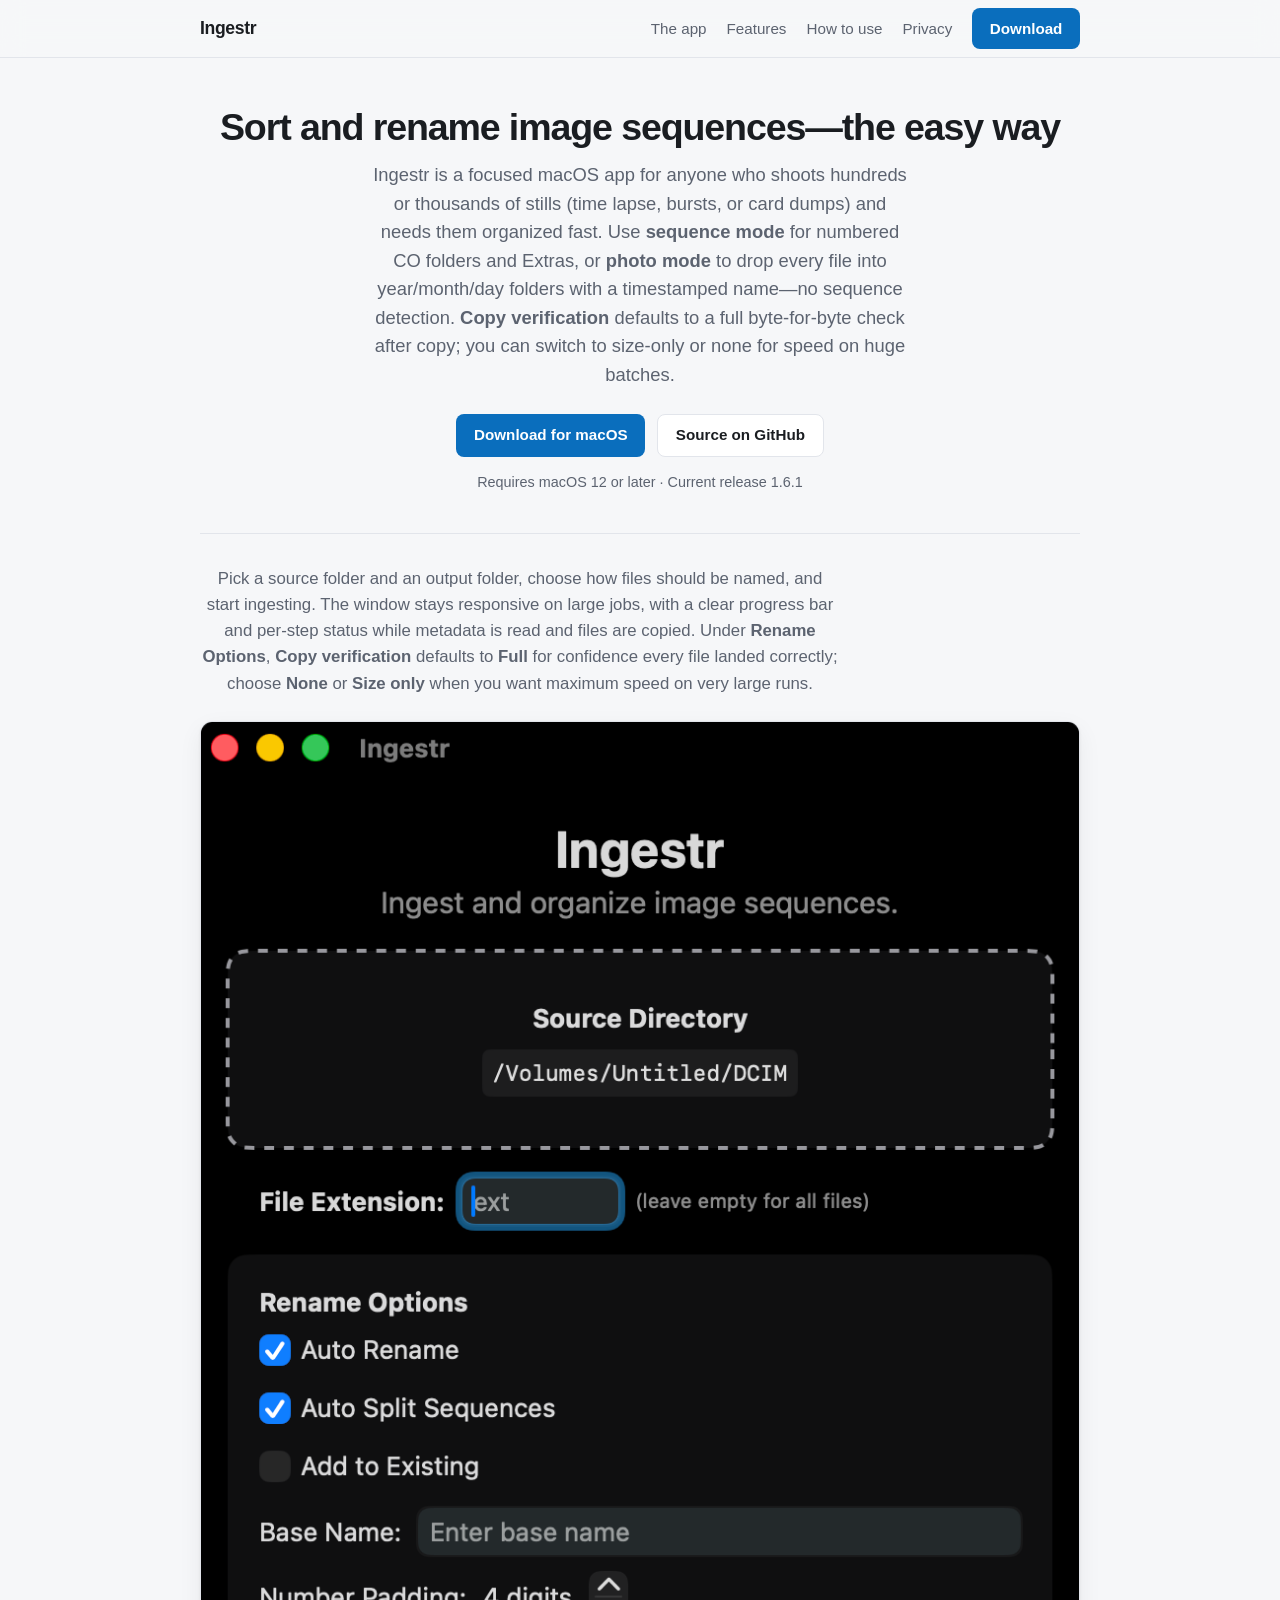
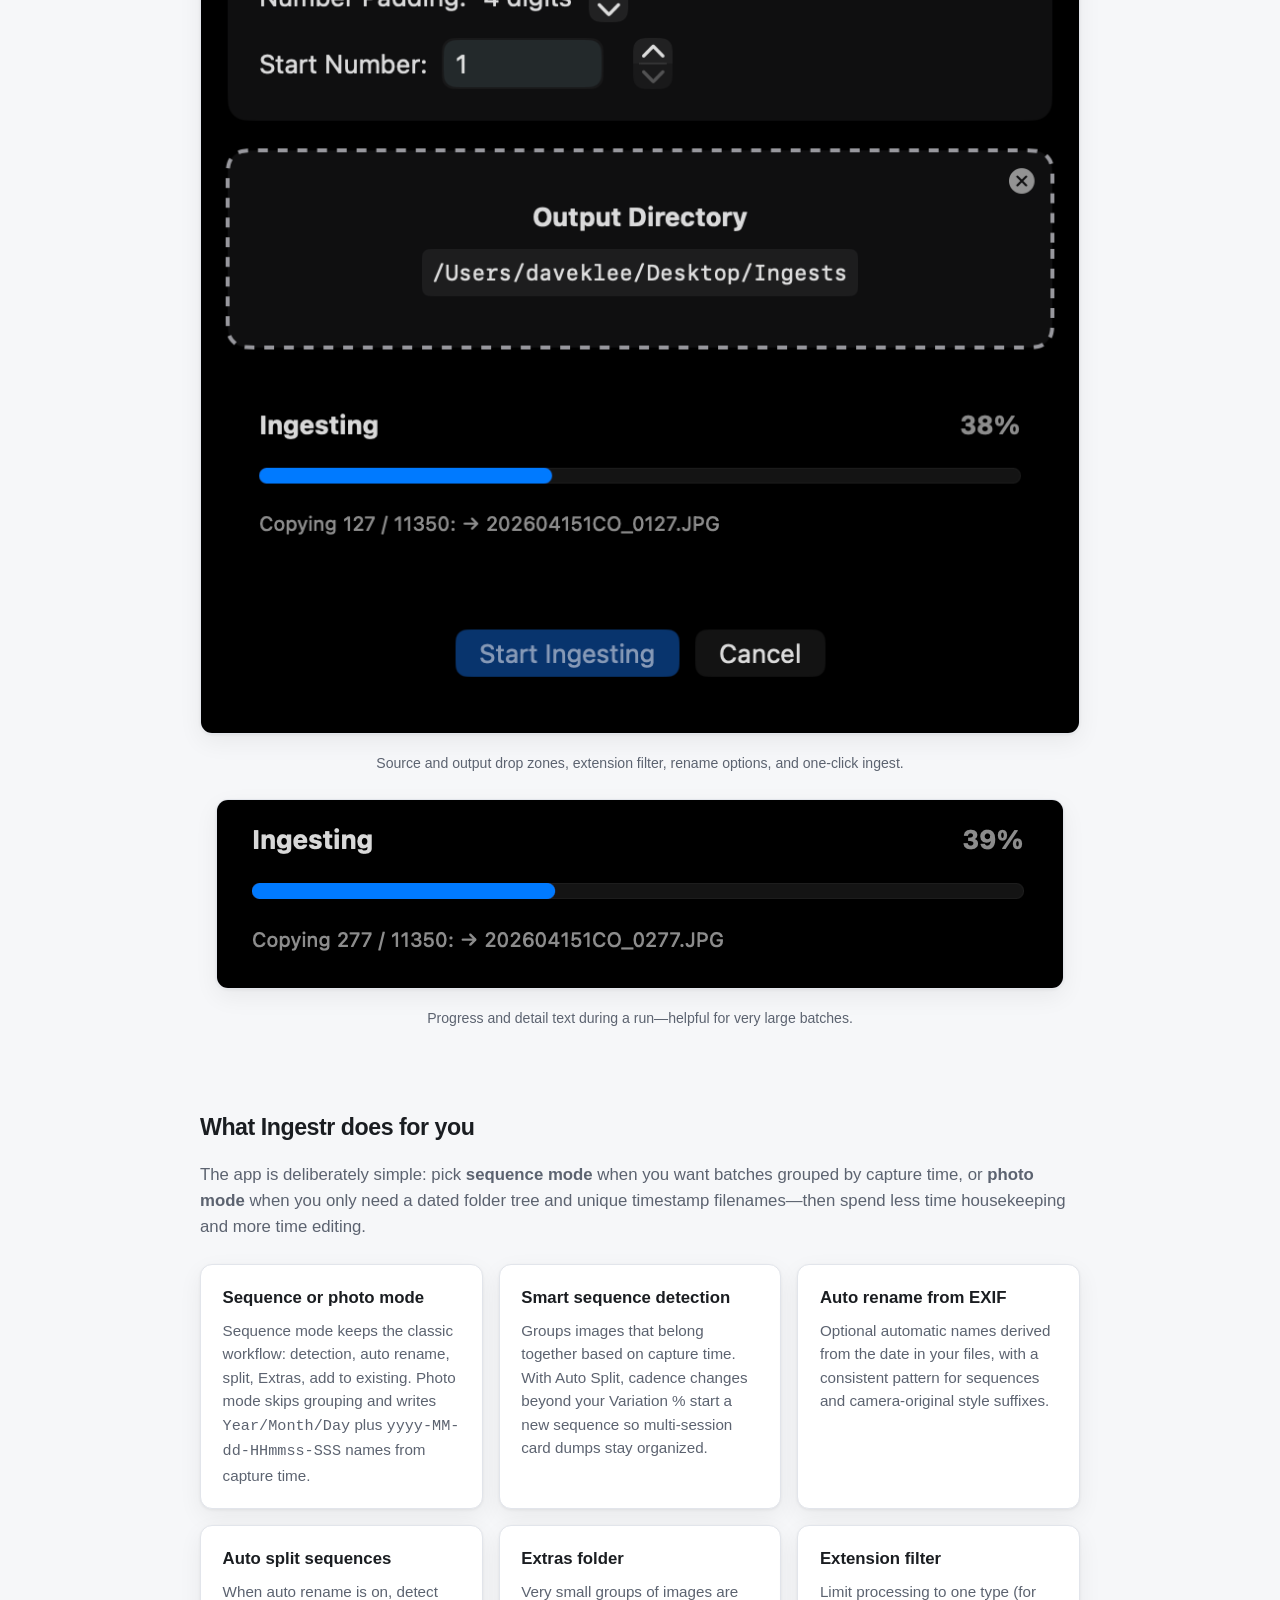
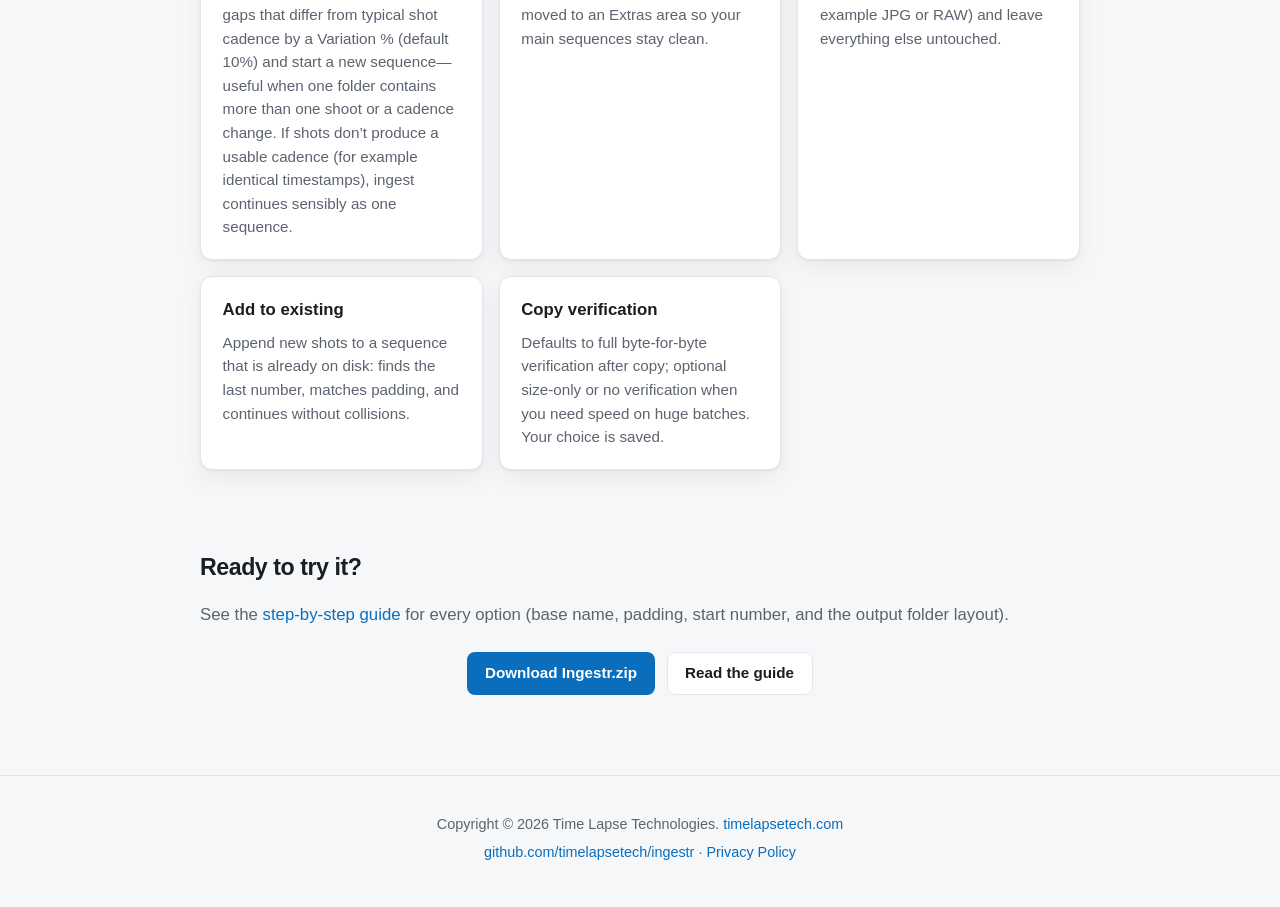
<file: docs/index.html>
<!DOCTYPE html>
<html lang="en">
<head>
  <meta charset="utf-8">
  <meta name="viewport" content="width=device-width, initial-scale=1">
  <title>Ingestr — Rename and sort image sequences automatically</title>
  <meta name="description" content="Ingestr is a simple macOS app for photographers who shoot image sequences or card dumps. Drag folders, choose sequence mode or photo-by-date mode, and ingest thousands of stills—with copy verification that defaults to a full byte-for-byte check (optional lighter modes for speed).">
  <link rel="stylesheet" href="css/style.css">
</head>
<body>
  <header class="site-header">
    <div class="inner">
      <a class="brand" href="index.html">Ingestr</a>
      <nav class="nav-links" aria-label="Primary">
        <a href="#app">The app</a>
        <a href="#features">Features</a>
        <a href="guide.html">How to use</a>
        <a href="privacy.html">Privacy</a>
        <a class="btn btn-primary" href="https://github.com/timelapsetech/ingestr/releases/latest/download/Ingestr.zip">Download</a>
      </nav>
    </div>
  </header>

  <main>
    <section class="hero">
      <div class="wrap">
        <h1>Sort and rename image sequences—the easy way</h1>
        <p class="tagline">
          Ingestr is a focused macOS app for anyone who shoots hundreds or thousands of stills (time lapse, bursts, or card dumps) and needs them organized fast. Use <strong>sequence mode</strong> for numbered CO folders and Extras, or <strong>photo mode</strong> to drop every file into year/month/day folders with a timestamped name—no sequence detection. <strong>Copy verification</strong> defaults to a full byte-for-byte check after copy; you can switch to size-only or none for speed on huge batches.
        </p>
        <div class="hero-cta">
          <a class="btn btn-primary" href="https://github.com/timelapsetech/ingestr/releases/latest/download/Ingestr.zip">Download for macOS</a>
          <a class="btn btn-secondary" href="https://github.com/timelapsetech/ingestr">Source on GitHub</a>
        </div>
        <p class="hero-meta">Requires macOS 12 or later · Current release 1.6.1</p>

        <div id="app" class="app-preview">
          <p class="lead app-preview-lead">
            Pick a source folder and an output folder, choose how files should be named, and start ingesting. The window stays responsive on large jobs, with a clear progress bar and per-step status while metadata is read and files are copied. Under <strong>Rename Options</strong>, <strong>Copy verification</strong> defaults to <strong>Full</strong> for confidence every file landed correctly; choose <strong>None</strong> or <strong>Size only</strong> when you want maximum speed on very large runs.
          </p>
          <figure class="figure">
            <img src="images/Ingestr_1_2_screenshot.png" alt="Ingestr main window showing source and output directories, file extension filter, rename options, and Start Ingesting button">
            <figcaption>Source and output drop zones, extension filter, rename options, and one-click ingest.</figcaption>
          </figure>
          <figure class="figure">
            <img src="images/Ingestr_1_2_progressbar.png" alt="Ingestr showing ingest progress with percentage and detail text">
            <figcaption>Progress and detail text during a run—helpful for very large batches.</figcaption>
          </figure>
        </div>
      </div>
    </section>

    <section id="features" aria-labelledby="features-heading">
      <div class="wrap">
        <h2 id="features-heading">What Ingestr does for you</h2>
        <p class="lead">
          The app is deliberately simple: pick <strong>sequence mode</strong> when you want batches grouped by capture time, or <strong>photo mode</strong> when you only need a dated folder tree and unique timestamp filenames—then spend less time housekeeping and more time editing.
        </p>
        <div class="grid">
          <article class="card">
            <h3>Sequence or photo mode</h3>
            <p>Sequence mode keeps the classic workflow: detection, auto rename, split, Extras, add to existing. Photo mode skips grouping and writes <code>Year/Month/Day</code> plus <code>yyyy-MM-dd-HHmmss-SSS</code> names from capture time.</p>
          </article>
          <article class="card">
            <h3>Smart sequence detection</h3>
            <p>Groups images that belong together based on capture time. With Auto Split, cadence changes beyond your Variation % start a new sequence so multi-session card dumps stay organized.</p>
          </article>
          <article class="card">
            <h3>Auto rename from EXIF</h3>
            <p>Optional automatic names derived from the date in your files, with a consistent pattern for sequences and camera-original style suffixes.</p>
          </article>
          <article class="card">
            <h3>Auto split sequences</h3>
            <p>When auto rename is on, detect gaps that differ from typical shot cadence by a Variation % (default 10%) and start a new sequence—useful when one folder contains more than one shoot or a cadence change. If shots don’t produce a usable cadence (for example identical timestamps), ingest continues sensibly as one sequence.</p>
          </article>
          <article class="card">
            <h3>Extras folder</h3>
            <p>Very small groups of images are moved to an Extras area so your main sequences stay clean.</p>
          </article>
          <article class="card">
            <h3>Extension filter</h3>
            <p>Limit processing to one type (for example JPG or RAW) and leave everything else untouched.</p>
          </article>
          <article class="card">
            <h3>Add to existing</h3>
            <p>Append new shots to a sequence that is already on disk: finds the last number, matches padding, and continues without collisions.</p>
          </article>
          <article class="card">
            <h3>Copy verification</h3>
            <p>Defaults to full byte-for-byte verification after copy; optional size-only or no verification when you need speed on huge batches. Your choice is saved.</p>
          </article>
        </div>
      </div>
    </section>

    <section aria-labelledby="cta-heading">
      <div class="wrap">
        <h2 id="cta-heading">Ready to try it?</h2>
        <p class="lead">
          See the <a href="guide.html">step-by-step guide</a> for every option (base name, padding, start number, and the output folder layout).
        </p>
        <div class="hero-cta">
          <a class="btn btn-primary" href="https://github.com/timelapsetech/ingestr/releases/latest/download/Ingestr.zip">Download Ingestr.zip</a>
          <a class="btn btn-secondary" href="guide.html">Read the guide</a>
        </div>
      </div>
    </section>
  </main>

  <footer class="site-footer">
    <div class="wrap">
      <p>Copyright © 2026 Time Lapse Technologies. <a href="https://timelapsetech.com">timelapsetech.com</a></p>
      <p><a href="https://github.com/timelapsetech/ingestr">github.com/timelapsetech/ingestr</a> · <a href="privacy.html">Privacy Policy</a></p>
    </div>
  </footer>
</body>
</html>
</file>
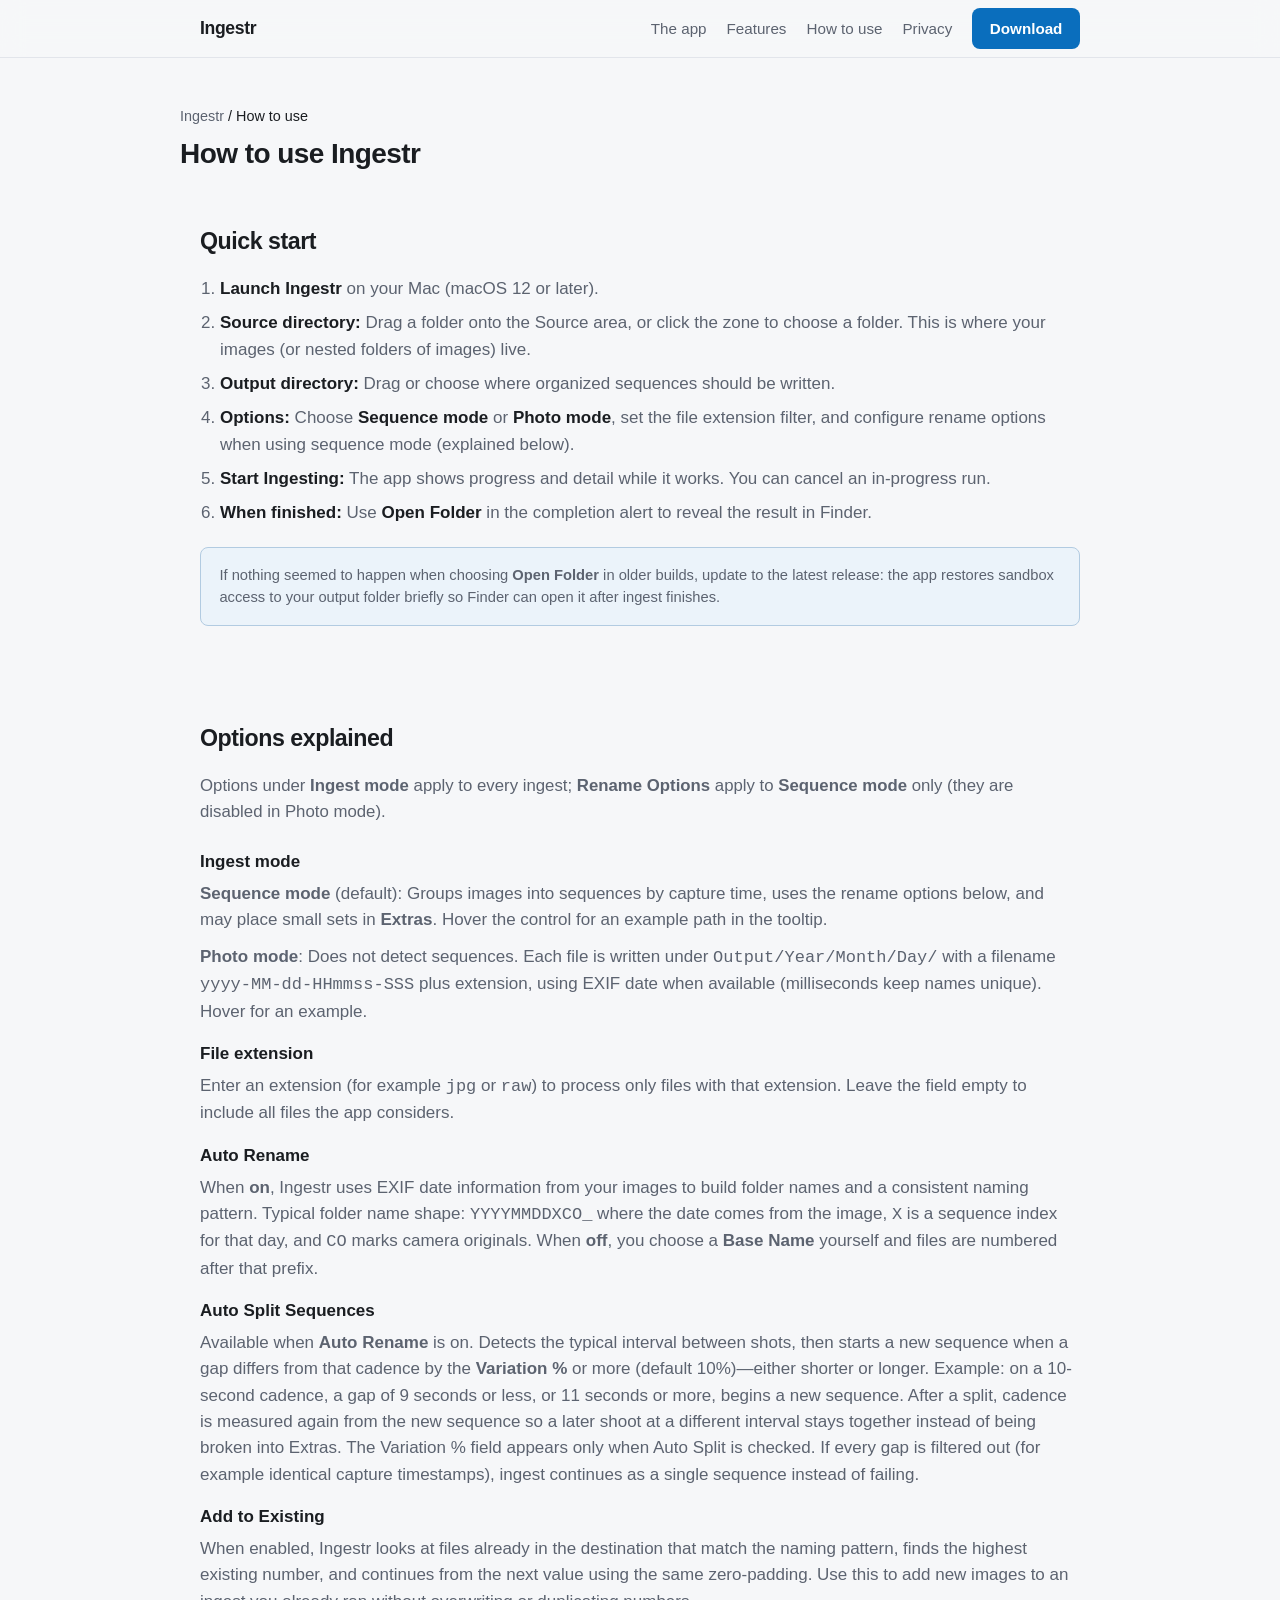
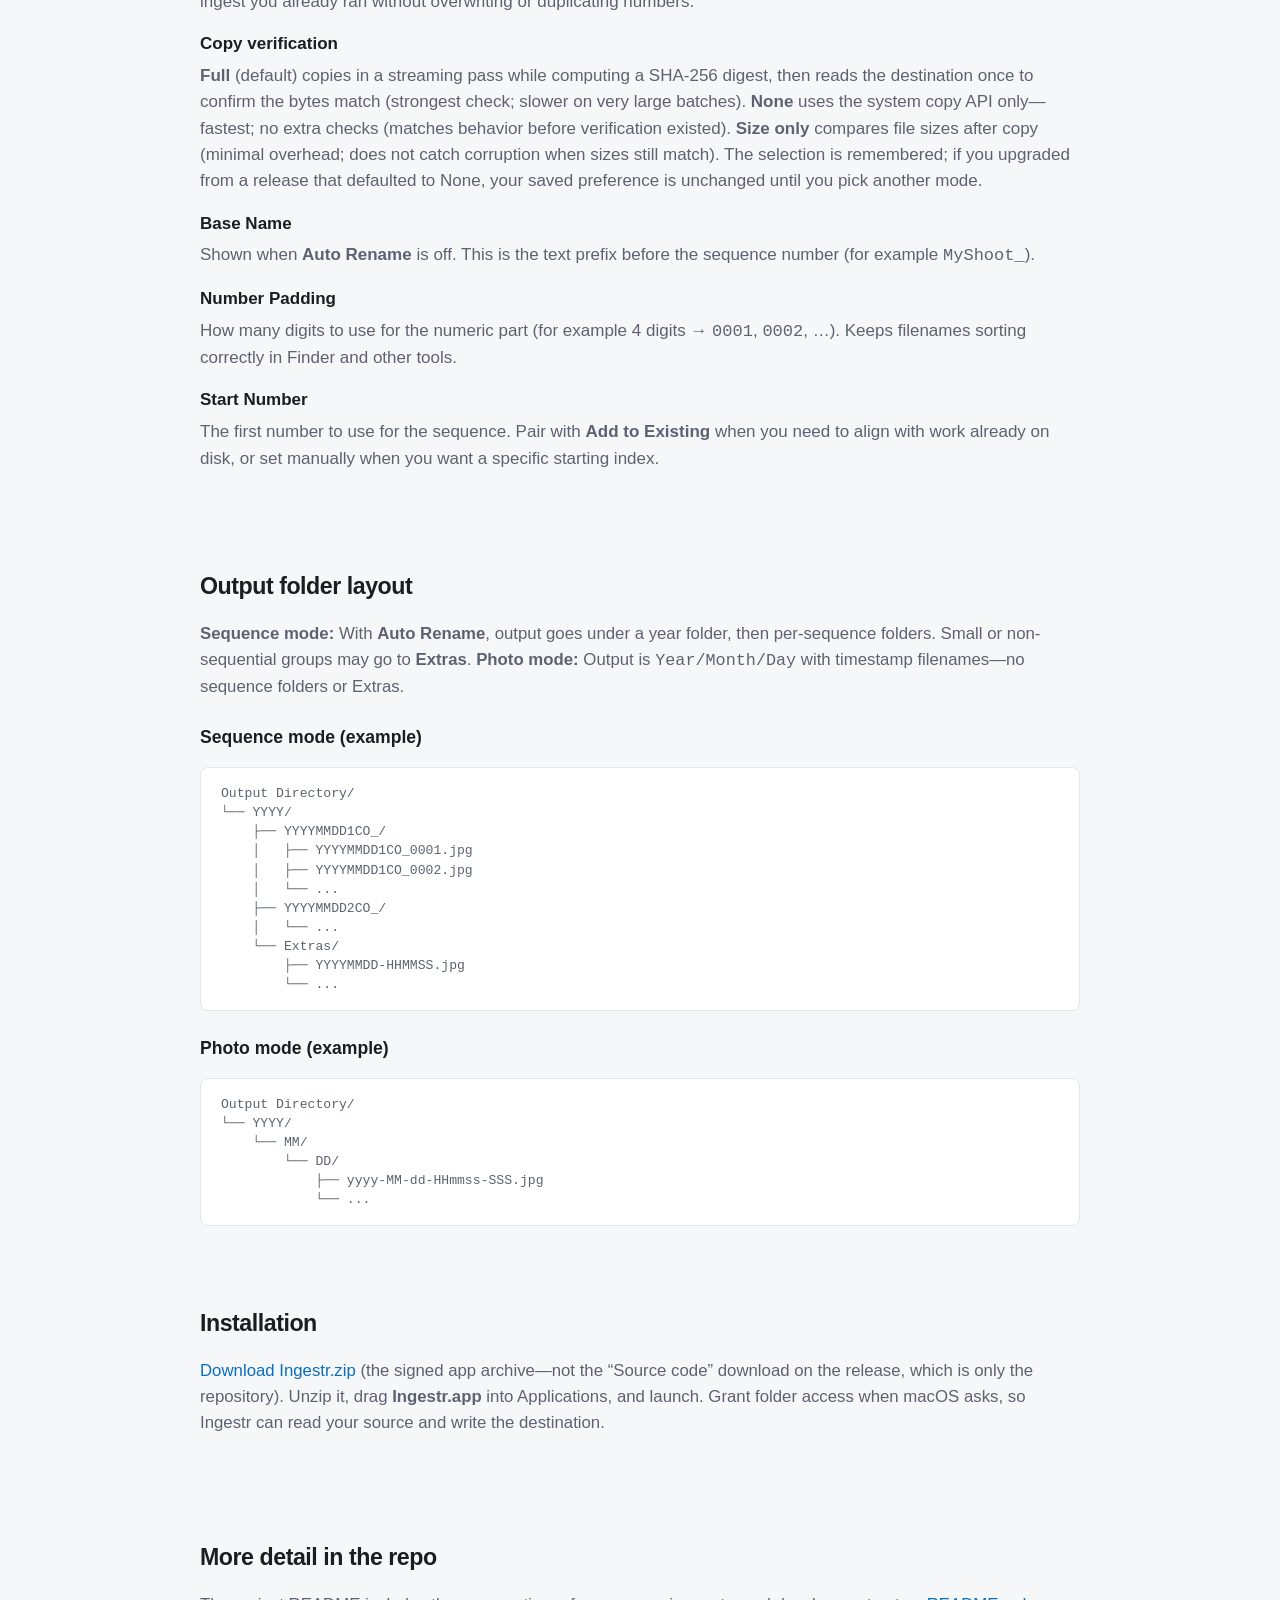
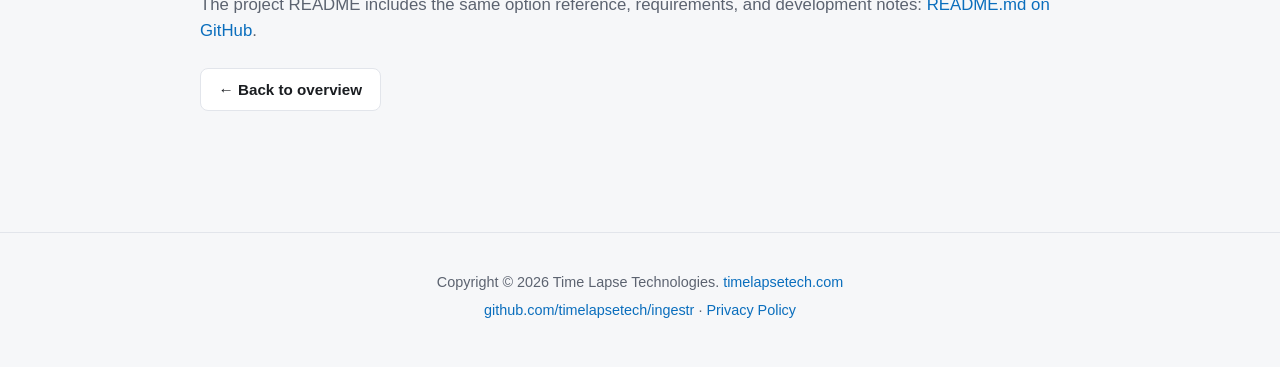
<file: docs/guide.html>
<!DOCTYPE html>
<html lang="en">
<head>
  <meta charset="utf-8">
  <meta name="viewport" content="width=device-width, initial-scale=1">
  <title>How to use Ingestr — options and output layout</title>
  <meta name="description" content="How to ingest folders, choose sequence or photo mode, configure rename options (including Auto Split Variation %), extension filters, Add to Existing, and understand output folder layouts on disk.">
  <link rel="stylesheet" href="css/style.css">
</head>
<body>
  <header class="site-header">
    <div class="inner">
      <a class="brand" href="index.html">Ingestr</a>
      <nav class="nav-links" aria-label="Primary">
        <a href="index.html#app">The app</a>
        <a href="index.html#features">Features</a>
        <a href="guide.html" aria-current="page">How to use</a>
        <a href="privacy.html">Privacy</a>
        <a class="btn btn-primary" href="https://github.com/timelapsetech/ingestr/releases/latest/download/Ingestr.zip">Download</a>
      </nav>
    </div>
  </header>

  <main class="article">
    <div class="wrap page-title">
      <p class="breadcrumb"><a href="index.html">Ingestr</a> / How to use</p>
      <h1>How to use Ingestr</h1>
    </div>

    <section id="quick-start" aria-labelledby="quick-start-heading">
      <div class="wrap">
        <h2 id="quick-start-heading">Quick start</h2>
        <ol class="steps">
          <li><strong>Launch Ingestr</strong> on your Mac (macOS 12 or later).</li>
          <li><strong>Source directory:</strong> Drag a folder onto the Source area, or click the zone to choose a folder. This is where your images (or nested folders of images) live.</li>
          <li><strong>Output directory:</strong> Drag or choose where organized sequences should be written.</li>
          <li><strong>Options:</strong> Choose <strong>Sequence mode</strong> or <strong>Photo mode</strong>, set the file extension filter, and configure rename options when using sequence mode (explained below).</li>
          <li><strong>Start Ingesting:</strong> The app shows progress and detail while it works. You can cancel an in-progress run.</li>
          <li><strong>When finished:</strong> Use <strong>Open Folder</strong> in the completion alert to reveal the result in Finder.</li>
        </ol>
        <p class="note">If nothing seemed to happen when choosing <strong>Open Folder</strong> in older builds, update to the latest release: the app restores sandbox access to your output folder briefly so Finder can open it after ingest finishes.</p>
      </div>
    </section>

    <section id="options" aria-labelledby="options-heading">
      <div class="wrap">
        <h2 id="options-heading">Options explained</h2>
        <p class="lead">Options under <strong>Ingest mode</strong> apply to every ingest; <strong>Rename Options</strong> apply to <strong>Sequence mode</strong> only (they are disabled in Photo mode).</p>

        <dl class="dl-options">
          <dt>Ingest mode</dt>
          <dd>
            <p><strong>Sequence mode</strong> (default): Groups images into sequences by capture time, uses the rename options below, and may place small sets in <strong>Extras</strong>. Hover the control for an example path in the tooltip.</p>
            <p><strong>Photo mode</strong>: Does not detect sequences. Each file is written under <code>Output/Year/Month/Day/</code> with a filename <code>yyyy-MM-dd-HHmmss-SSS</code> plus extension, using EXIF date when available (milliseconds keep names unique). Hover for an example.</p>
          </dd>

          <dt>File extension</dt>
          <dd>
            Enter an extension (for example <code>jpg</code> or <code>raw</code>) to process only files with that extension.
            Leave the field empty to include all files the app considers.
          </dd>

          <dt>Auto Rename</dt>
          <dd>
            When <strong>on</strong>, Ingestr uses EXIF date information from your images to build folder names and a consistent naming pattern.
            Typical folder name shape: <code>YYYYMMDDXCO_</code> where the date comes from the image, <code>X</code> is a sequence index for that day, and <code>CO</code> marks camera originals.
            When <strong>off</strong>, you choose a <strong>Base Name</strong> yourself and files are numbered after that prefix.
          </dd>

          <dt>Auto Split Sequences</dt>
          <dd>
            Available when <strong>Auto Rename</strong> is on. Detects the typical interval between shots, then starts a new sequence when a gap differs from that cadence by the <strong>Variation %</strong> or more (default 10%)—either shorter or longer.
            Example: on a 10-second cadence, a gap of 9 seconds or less, or 11 seconds or more, begins a new sequence.
            After a split, cadence is measured again from the new sequence so a later shoot at a different interval stays together instead of being broken into Extras.
            The Variation % field appears only when Auto Split is checked.
            If every gap is filtered out (for example identical capture timestamps), ingest continues as a single sequence instead of failing.
          </dd>

          <dt>Add to Existing</dt>
          <dd>
            When enabled, Ingestr looks at files already in the destination that match the naming pattern, finds the highest existing number, and continues from the next value using the same zero-padding.
            Use this to add new images to an ingest you already ran without overwriting or duplicating numbers.
          </dd>

          <dt>Copy verification</dt>
          <dd>
            <strong>Full</strong> (default) copies in a streaming pass while computing a SHA-256 digest, then reads the destination once to confirm the bytes match (strongest check; slower on very large batches).
            <strong>None</strong> uses the system copy API only—fastest; no extra checks (matches behavior before verification existed).
            <strong>Size only</strong> compares file sizes after copy (minimal overhead; does not catch corruption when sizes still match).
            The selection is remembered; if you upgraded from a release that defaulted to None, your saved preference is unchanged until you pick another mode.
          </dd>

          <dt>Base Name</dt>
          <dd>
            Shown when <strong>Auto Rename</strong> is off. This is the text prefix before the sequence number (for example <code>MyShoot_</code>).
          </dd>

          <dt>Number Padding</dt>
          <dd>
            How many digits to use for the numeric part (for example 4 digits → <code>0001</code>, <code>0002</code>, …). Keeps filenames sorting correctly in Finder and other tools.
          </dd>

          <dt>Start Number</dt>
          <dd>
            The first number to use for the sequence. Pair with <strong>Add to Existing</strong> when you need to align with work already on disk, or set manually when you want a specific starting index.
          </dd>
        </dl>
      </div>
    </section>

    <section id="output" aria-labelledby="output-heading">
      <div class="wrap">
        <h2 id="output-heading">Output folder layout</h2>
        <p class="lead">
          <strong>Sequence mode:</strong> With <strong>Auto Rename</strong>, output goes under a year folder, then per-sequence folders. Small or non-sequential groups may go to <strong>Extras</strong>.
          <strong>Photo mode:</strong> Output is <code>Year/Month/Day</code> with timestamp filenames—no sequence folders or Extras.
        </p>
        <h3>Sequence mode (example)</h3>
        <pre class="structure" role="img" aria-label="Example sequence mode output folder tree">Output Directory/
└── YYYY/
    ├── YYYYMMDD1CO_/
    │   ├── YYYYMMDD1CO_0001.jpg
    │   ├── YYYYMMDD1CO_0002.jpg
    │   └── ...
    ├── YYYYMMDD2CO_/
    │   └── ...
    └── Extras/
        ├── YYYYMMDD-HHMMSS.jpg
        └── ...</pre>
        <h3>Photo mode (example)</h3>
        <pre class="structure" role="img" aria-label="Example photo mode output folder tree">Output Directory/
└── YYYY/
    └── MM/
        └── DD/
            ├── yyyy-MM-dd-HHmmss-SSS.jpg
            └── ...</pre>
      </div>
    </section>

    <section id="install" aria-labelledby="install-heading">
      <div class="wrap">
        <h2 id="install-heading">Installation</h2>
        <p class="lead">
          <a href="https://github.com/timelapsetech/ingestr/releases/latest/download/Ingestr.zip">Download Ingestr.zip</a> (the signed app archive—not the “Source code” download on the release, which is only the repository).
          Unzip it, drag <strong>Ingestr.app</strong> into Applications, and launch. Grant folder access when macOS asks, so Ingestr can read your source and write the destination.
        </p>
      </div>
    </section>

    <section aria-labelledby="more-heading">
      <div class="wrap">
        <h2 id="more-heading">More detail in the repo</h2>
        <p class="lead">
          The project README includes the same option reference, requirements, and development notes:
          <a href="https://github.com/timelapsetech/ingestr/blob/main/README.md">README.md on GitHub</a>.
        </p>
        <p><a class="btn btn-secondary" href="index.html">← Back to overview</a></p>
      </div>
    </section>
  </main>

  <footer class="site-footer">
    <div class="wrap">
      <p>Copyright © 2026 Time Lapse Technologies. <a href="https://timelapsetech.com">timelapsetech.com</a></p>
      <p><a href="https://github.com/timelapsetech/ingestr">github.com/timelapsetech/ingestr</a> · <a href="privacy.html">Privacy Policy</a></p>
    </div>
  </footer>
</body>
</html>
</file>
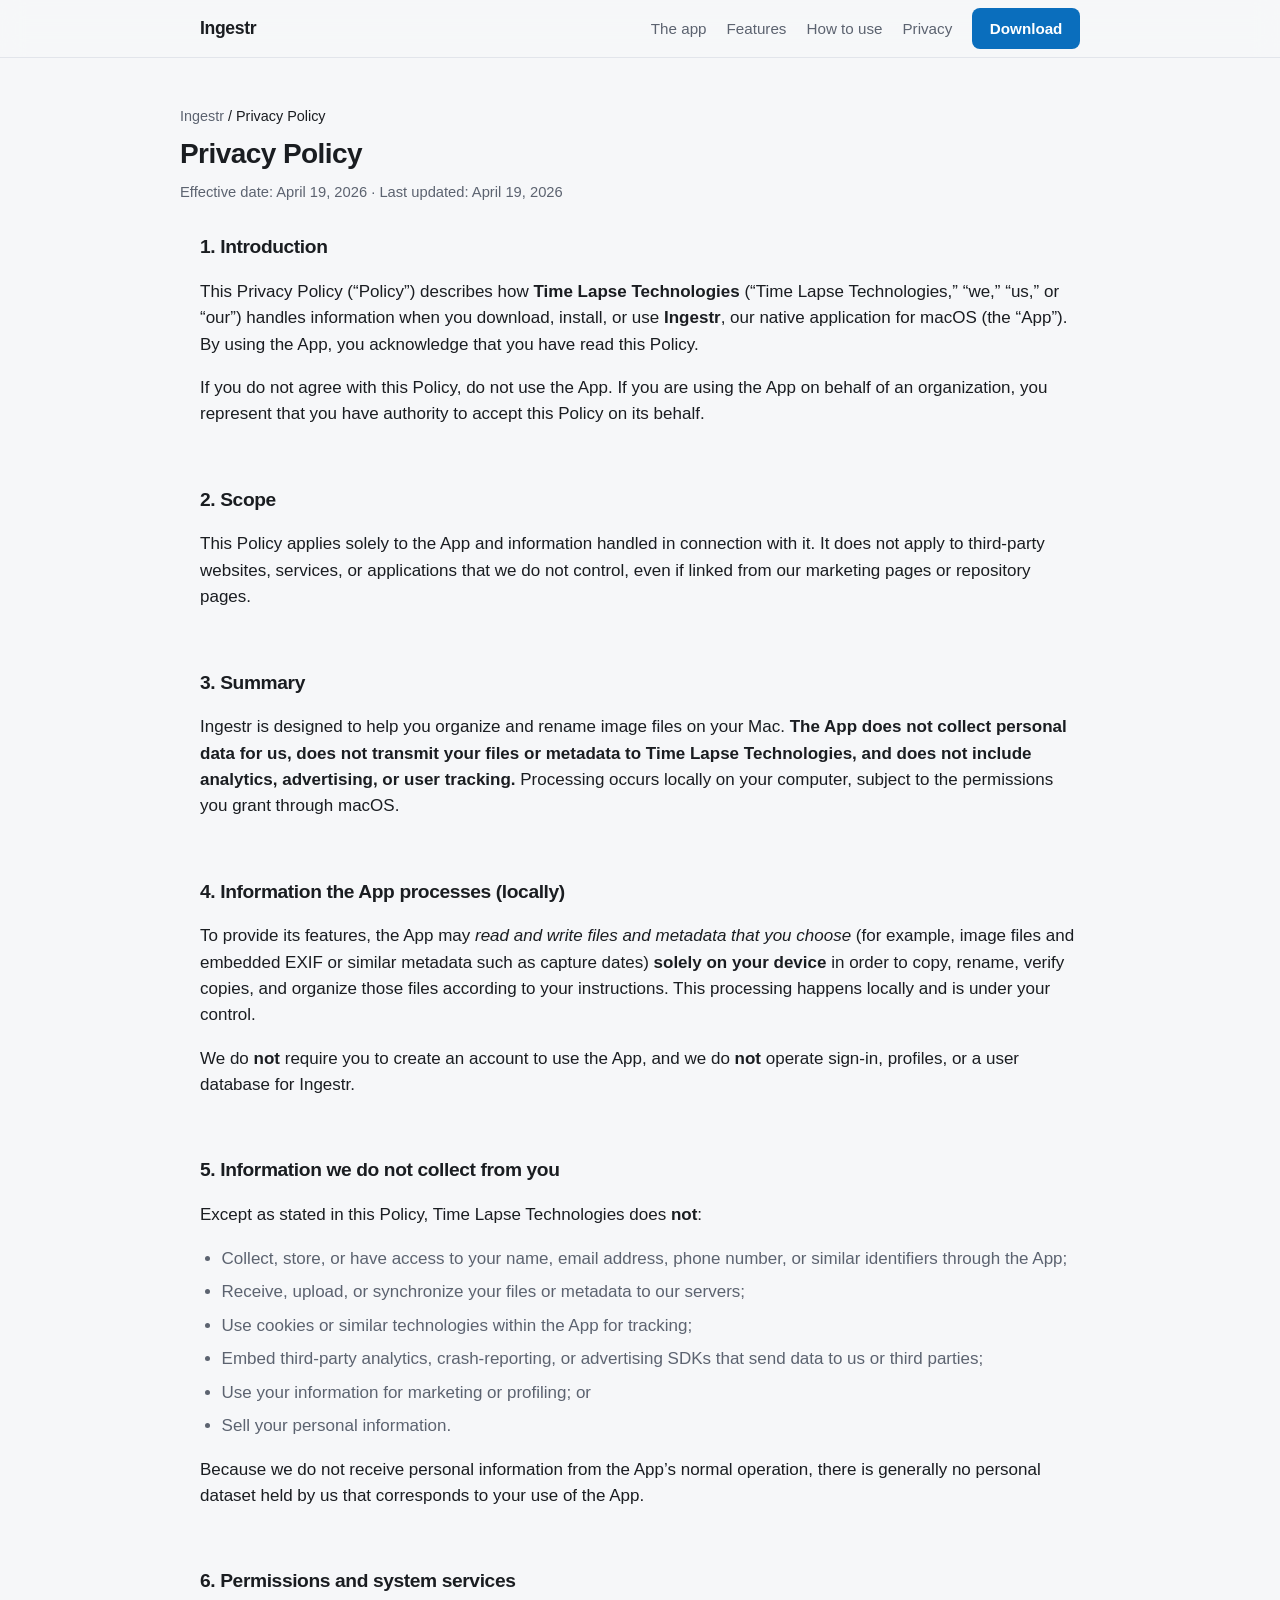
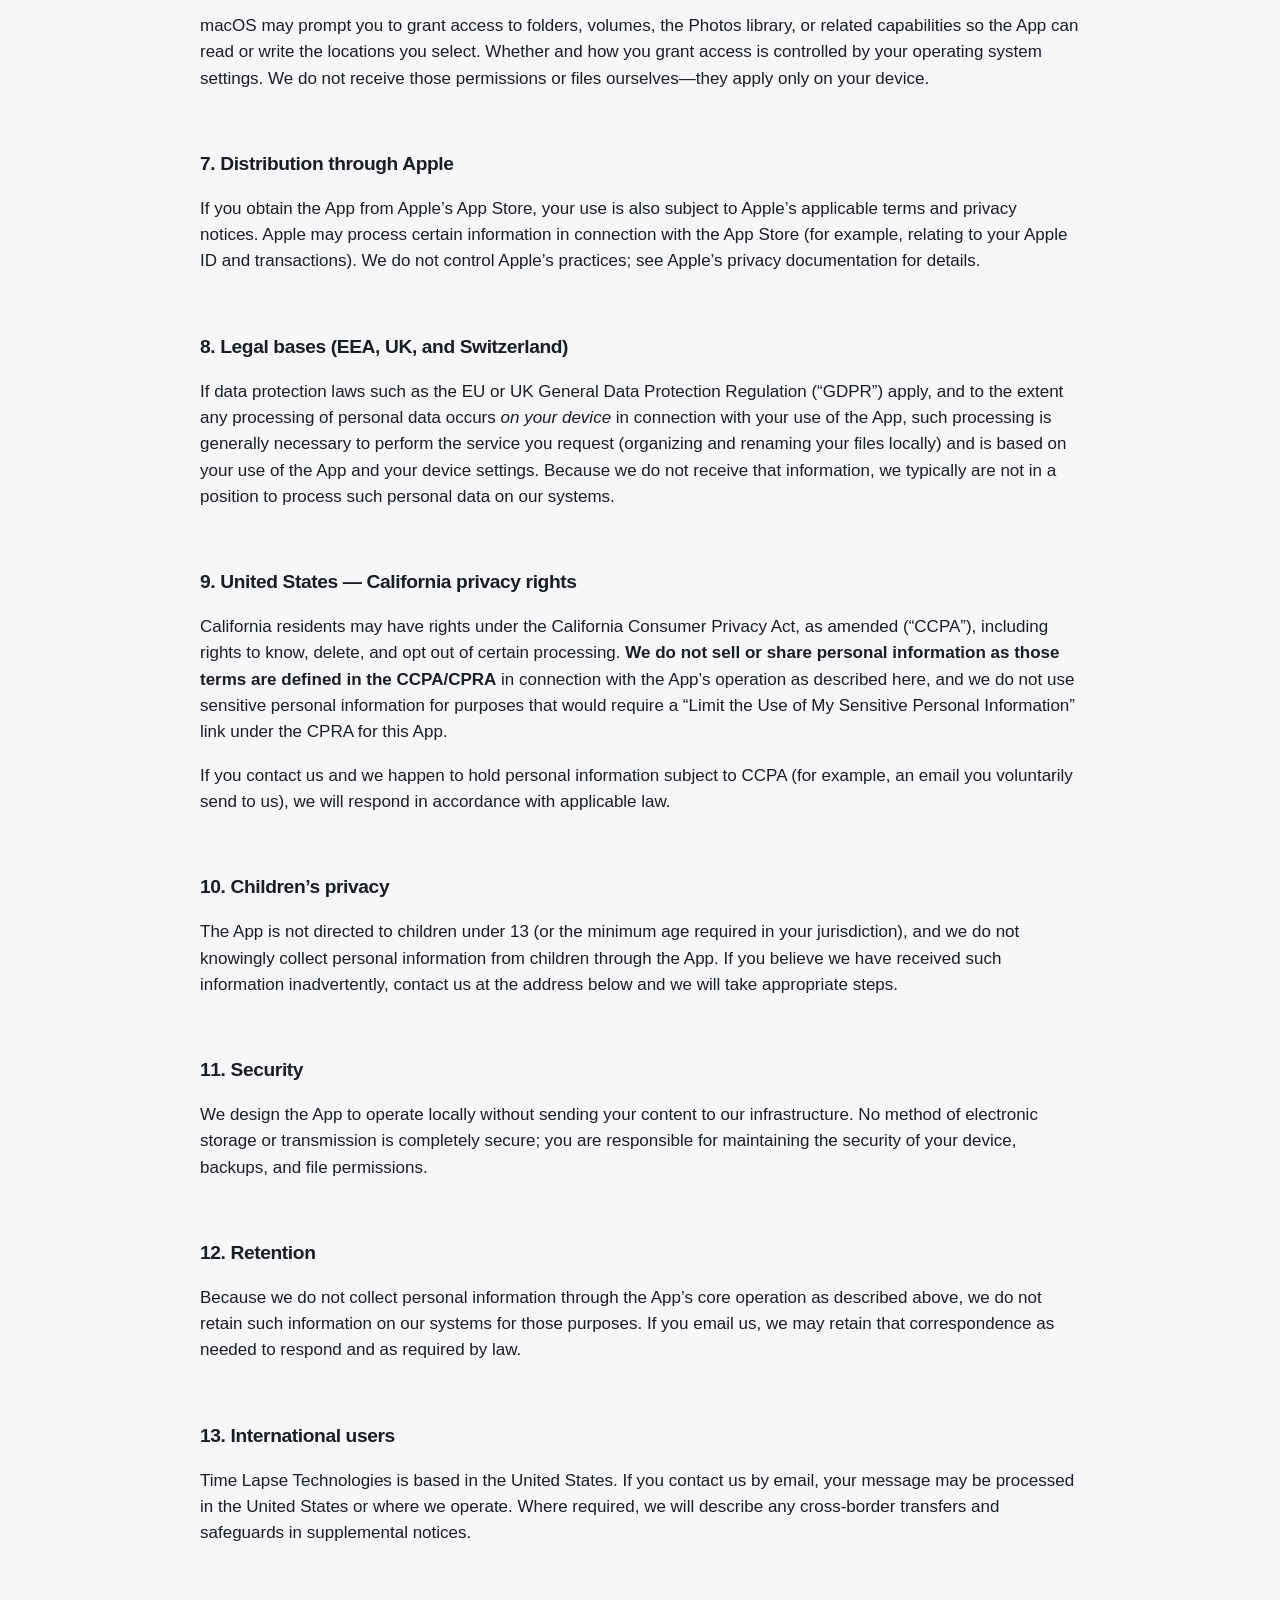
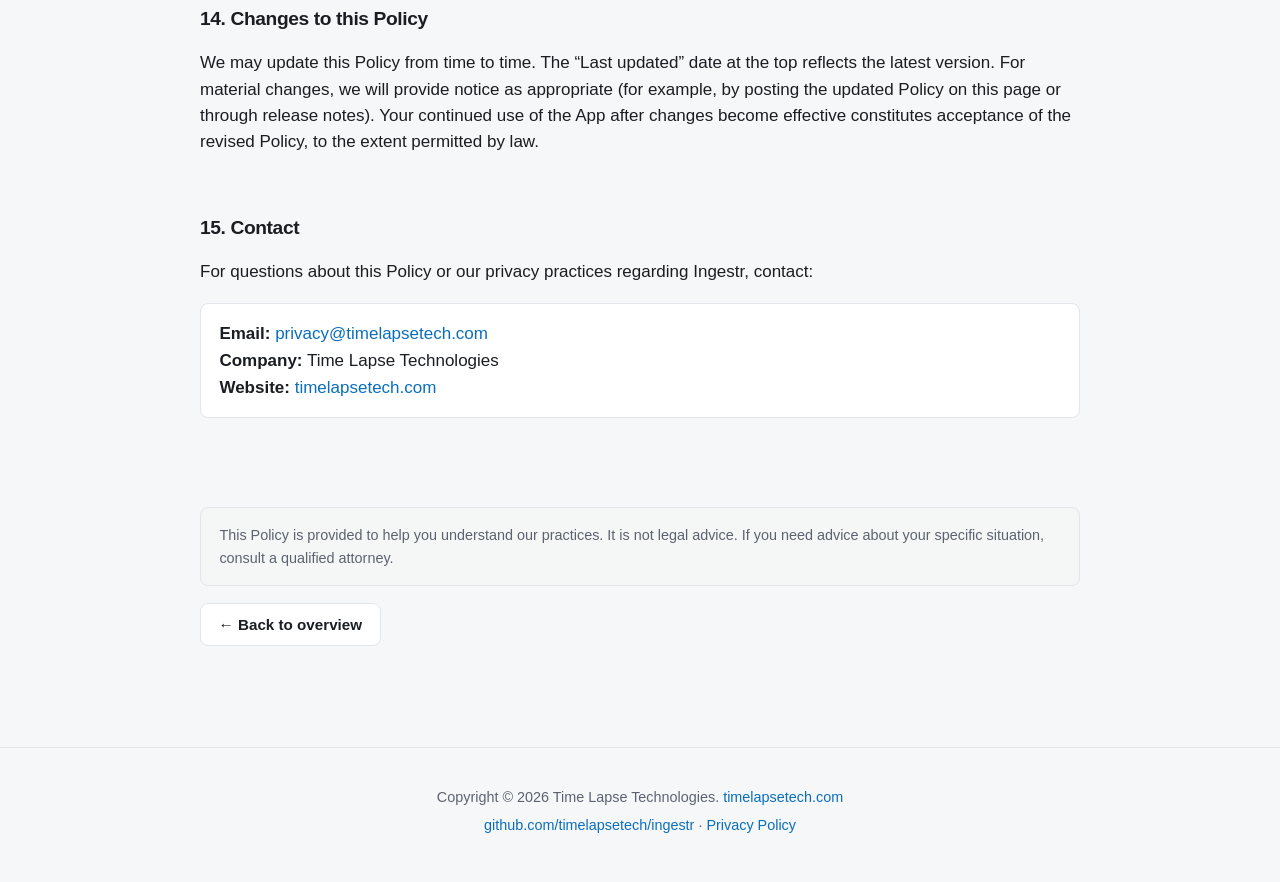
<file: docs/privacy.html>
<!DOCTYPE html>
<html lang="en">
<head>
  <meta charset="utf-8">
  <meta name="viewport" content="width=device-width, initial-scale=1">
  <title>Privacy Policy — Ingestr</title>
  <meta name="description" content="Privacy Policy for the Ingestr macOS application published by Time Lapse Technologies.">
  <link rel="stylesheet" href="css/style.css">
</head>
<body>
  <header class="site-header">
    <div class="inner">
      <a class="brand" href="index.html">Ingestr</a>
      <nav class="nav-links" aria-label="Primary">
        <a href="index.html#app">The app</a>
        <a href="index.html#features">Features</a>
        <a href="guide.html">How to use</a>
        <a href="privacy.html" aria-current="page">Privacy</a>
        <a class="btn btn-primary" href="https://github.com/timelapsetech/ingestr/releases/latest/download/Ingestr.zip">Download</a>
      </nav>
    </div>
  </header>

  <main class="article legal">
    <div class="wrap page-title">
      <p class="breadcrumb"><a href="index.html">Ingestr</a> / Privacy Policy</p>
      <h1>Privacy Policy</h1>
      <p class="legal-meta">Effective date: April 19, 2026 · Last updated: April 19, 2026</p>
    </div>

    <section aria-labelledby="s1">
      <div class="wrap">
        <h2 id="s1">1. Introduction</h2>
        <p>
          This Privacy Policy (“Policy”) describes how <strong>Time Lapse Technologies</strong> (“Time Lapse Technologies,” “we,” “us,” or “our”) handles information when you download, install, or use <strong>Ingestr</strong>, our native application for macOS (the “App”). By using the App, you acknowledge that you have read this Policy.
        </p>
        <p>
          If you do not agree with this Policy, do not use the App. If you are using the App on behalf of an organization, you represent that you have authority to accept this Policy on its behalf.
        </p>
      </div>
    </section>

    <section aria-labelledby="s2">
      <div class="wrap">
        <h2 id="s2">2. Scope</h2>
        <p>
          This Policy applies solely to the App and information handled in connection with it. It does not apply to third-party websites, services, or applications that we do not control, even if linked from our marketing pages or repository pages.
        </p>
      </div>
    </section>

    <section aria-labelledby="s3">
      <div class="wrap">
        <h2 id="s3">3. Summary</h2>
        <p>
          Ingestr is designed to help you organize and rename image files on your Mac. <strong>The App does not collect personal data for us, does not transmit your files or metadata to Time Lapse Technologies, and does not include analytics, advertising, or user tracking.</strong> Processing occurs locally on your computer, subject to the permissions you grant through macOS.
        </p>
      </div>
    </section>

    <section aria-labelledby="s4">
      <div class="wrap">
        <h2 id="s4">4. Information the App processes (locally)</h2>
        <p>
          To provide its features, the App may <em>read and write files and metadata that you choose</em> (for example, image files and embedded EXIF or similar metadata such as capture dates) <strong>solely on your device</strong> in order to copy, rename, verify copies, and organize those files according to your instructions. This processing happens locally and is under your control.
        </p>
        <p>
          We do <strong>not</strong> require you to create an account to use the App, and we do <strong>not</strong> operate sign-in, profiles, or a user database for Ingestr.
        </p>
      </div>
    </section>

    <section aria-labelledby="s5">
      <div class="wrap">
        <h2 id="s5">5. Information we do not collect from you</h2>
        <p>Except as stated in this Policy, Time Lapse Technologies does <strong>not</strong>:</p>
        <ul class="legal-list">
          <li>Collect, store, or have access to your name, email address, phone number, or similar identifiers through the App;</li>
          <li>Receive, upload, or synchronize your files or metadata to our servers;</li>
          <li>Use cookies or similar technologies within the App for tracking;</li>
          <li>Embed third-party analytics, crash-reporting, or advertising SDKs that send data to us or third parties;</li>
          <li>Use your information for marketing or profiling; or</li>
          <li>Sell your personal information.</li>
        </ul>
        <p>
          Because we do not receive personal information from the App’s normal operation, there is generally no personal dataset held by us that corresponds to your use of the App.
        </p>
      </div>
    </section>

    <section aria-labelledby="s6">
      <div class="wrap">
        <h2 id="s6">6. Permissions and system services</h2>
        <p>
          macOS may prompt you to grant access to folders, volumes, the Photos library, or related capabilities so the App can read or write the locations you select. Whether and how you grant access is controlled by your operating system settings. We do not receive those permissions or files ourselves—they apply only on your device.
        </p>
      </div>
    </section>

    <section aria-labelledby="s7">
      <div class="wrap">
        <h2 id="s7">7. Distribution through Apple</h2>
        <p>
          If you obtain the App from Apple’s App Store, your use is also subject to Apple’s applicable terms and privacy notices. Apple may process certain information in connection with the App Store (for example, relating to your Apple ID and transactions). We do not control Apple’s practices; see Apple’s privacy documentation for details.
        </p>
      </div>
    </section>

    <section aria-labelledby="s8">
      <div class="wrap">
        <h2 id="s8">8. Legal bases (EEA, UK, and Switzerland)</h2>
        <p>
          If data protection laws such as the EU or UK General Data Protection Regulation (“GDPR”) apply, and to the extent any processing of personal data occurs <em>on your device</em> in connection with your use of the App, such processing is generally necessary to perform the service you request (organizing and renaming your files locally) and is based on your use of the App and your device settings. Because we do not receive that information, we typically are not in a position to process such personal data on our systems.
        </p>
      </div>
    </section>

    <section aria-labelledby="s9">
      <div class="wrap">
        <h2 id="s9">9. United States — California privacy rights</h2>
        <p>
          California residents may have rights under the California Consumer Privacy Act, as amended (“CCPA”), including rights to know, delete, and opt out of certain processing. <strong>We do not sell or share personal information as those terms are defined in the CCPA/CPRA</strong> in connection with the App’s operation as described here, and we do not use sensitive personal information for purposes that would require a “Limit the Use of My Sensitive Personal Information” link under the CPRA for this App.
        </p>
        <p>
          If you contact us and we happen to hold personal information subject to CCPA (for example, an email you voluntarily send to us), we will respond in accordance with applicable law.
        </p>
      </div>
    </section>

    <section aria-labelledby="s10">
      <div class="wrap">
        <h2 id="s10">10. Children’s privacy</h2>
        <p>
          The App is not directed to children under 13 (or the minimum age required in your jurisdiction), and we do not knowingly collect personal information from children through the App. If you believe we have received such information inadvertently, contact us at the address below and we will take appropriate steps.
        </p>
      </div>
    </section>

    <section aria-labelledby="s11">
      <div class="wrap">
        <h2 id="s11">11. Security</h2>
        <p>
          We design the App to operate locally without sending your content to our infrastructure. No method of electronic storage or transmission is completely secure; you are responsible for maintaining the security of your device, backups, and file permissions.
        </p>
      </div>
    </section>

    <section aria-labelledby="s12">
      <div class="wrap">
        <h2 id="s12">12. Retention</h2>
        <p>
          Because we do not collect personal information through the App’s core operation as described above, we do not retain such information on our systems for those purposes. If you email us, we may retain that correspondence as needed to respond and as required by law.
        </p>
      </div>
    </section>

    <section aria-labelledby="s13">
      <div class="wrap">
        <h2 id="s13">13. International users</h2>
        <p>
          Time Lapse Technologies is based in the United States. If you contact us by email, your message may be processed in the United States or where we operate. Where required, we will describe any cross-border transfers and safeguards in supplemental notices.
        </p>
      </div>
    </section>

    <section aria-labelledby="s14">
      <div class="wrap">
        <h2 id="s14">14. Changes to this Policy</h2>
        <p>
          We may update this Policy from time to time. The “Last updated” date at the top reflects the latest version. For material changes, we will provide notice as appropriate (for example, by posting the updated Policy on this page or through release notes). Your continued use of the App after changes become effective constitutes acceptance of the revised Policy, to the extent permitted by law.
        </p>
      </div>
    </section>

    <section aria-labelledby="s15">
      <div class="wrap">
        <h2 id="s15">15. Contact</h2>
        <p>
          For questions about this Policy or our privacy practices regarding Ingestr, contact:
        </p>
        <p class="legal-contact">
          <strong>Email:</strong> <a href="mailto:privacy@timelapsetech.com">privacy@timelapsetech.com</a><br>
          <strong>Company:</strong> Time Lapse Technologies<br>
          <strong>Website:</strong> <a href="https://timelapsetech.com">timelapsetech.com</a>
        </p>
      </div>
    </section>

    <section aria-labelledby="s16">
      <div class="wrap">
        <p class="legal-disclaimer" role="note">
          This Policy is provided to help you understand our practices. It is not legal advice. If you need advice about your specific situation, consult a qualified attorney.
        </p>
        <p><a class="btn btn-secondary" href="index.html">← Back to overview</a></p>
      </div>
    </section>
  </main>

  <footer class="site-footer">
    <div class="wrap">
      <p>Copyright © 2026 Time Lapse Technologies. <a href="https://timelapsetech.com">timelapsetech.com</a></p>
      <p><a href="https://github.com/timelapsetech/ingestr">github.com/timelapsetech/ingestr</a> · <a href="privacy.html">Privacy Policy</a></p>
    </div>
  </footer>
</body>
</html>
</file>
<file: docs/css/style.css>
/* Ingestr — GitHub Pages marketing styles */

:root {
  --bg: #f6f7f9;
  --bg-elevated: #ffffff;
  --text: #1a1d21;
  --text-muted: #5c6370;
  --accent: #0a6ebd;
  --accent-hover: #085a9e;
  --border: #e2e5eb;
  --card-shadow: 0 1px 3px rgba(0, 0, 0, 0.06), 0 8px 24px rgba(0, 0, 0, 0.06);
  --radius: 12px;
  --max-width: 920px;
}

@media (prefers-color-scheme: dark) {
  :root {
    --bg: #0d0f12;
    --bg-elevated: #161a20;
    --text: #eef0f3;
    --text-muted: #9aa3af;
    --accent: #3b9ae8;
    --accent-hover: #6bb4f0;
    --border: #2a313c;
    --card-shadow: 0 1px 3px rgba(0, 0, 0, 0.4), 0 12px 32px rgba(0, 0, 0, 0.35);
  }
}

*,
*::before,
*::after {
  box-sizing: border-box;
}

html {
  scroll-behavior: smooth;
}

body {
  margin: 0;
  font-family: -apple-system, BlinkMacSystemFont, "Segoe UI", Roboto, "Helvetica Neue", Arial, sans-serif;
  font-size: 17px;
  line-height: 1.55;
  color: var(--text);
  background: var(--bg);
}

a {
  color: var(--accent);
  text-decoration: none;
}

a:hover {
  color: var(--accent-hover);
  text-decoration: underline;
}

.wrap {
  max-width: var(--max-width);
  margin: 0 auto;
  padding: 0 1.25rem;
}

/* Header */
.site-header {
  position: sticky;
  top: 0;
  z-index: 50;
  background: color-mix(in srgb, var(--bg) 88%, transparent);
  -webkit-backdrop-filter: blur(12px);
  backdrop-filter: blur(12px);
  border-bottom: 1px solid var(--border);
}

.site-header .inner {
  display: flex;
  align-items: center;
  justify-content: space-between;
  gap: 1rem;
  min-height: 3.25rem;
  max-width: var(--max-width);
  margin: 0 auto;
  padding: 0.5rem 1.25rem;
}

.brand {
  font-weight: 700;
  font-size: 1.1rem;
  letter-spacing: -0.02em;
  color: var(--text);
  text-decoration: none;
}

.brand:hover {
  text-decoration: none;
  color: var(--accent);
}

.nav-links {
  display: flex;
  flex-wrap: wrap;
  gap: 0.75rem 1.25rem;
  align-items: center;
  font-size: 0.95rem;
}

.nav-links a {
  color: var(--text-muted);
}

.nav-links a:hover {
  color: var(--text);
}

.btn {
  display: inline-flex;
  align-items: center;
  justify-content: center;
  padding: 0.55rem 1.1rem;
  font-size: 0.95rem;
  font-weight: 600;
  border-radius: 8px;
  border: none;
  cursor: pointer;
  text-decoration: none;
  transition: background 0.15s ease, color 0.15s ease;
}

.btn-primary {
  background: var(--accent);
  color: #fff !important;
}

.btn-primary:hover {
  background: var(--accent-hover);
  color: #fff !important;
  text-decoration: none;
}

.btn-secondary {
  background: var(--bg-elevated);
  color: var(--text) !important;
  border: 1px solid var(--border);
}

.btn-secondary:hover {
  text-decoration: none;
  filter: brightness(0.97);
}

@media (prefers-color-scheme: dark) {
  .btn-secondary:hover {
    filter: brightness(1.08);
  }
}

/* Hero */
.hero {
  padding: 3rem 0 2.5rem;
  text-align: center;
}

.hero h1 {
  margin: 0 0 0.75rem;
  font-size: clamp(1.85rem, 4.5vw, 2.35rem);
  font-weight: 800;
  letter-spacing: -0.03em;
  line-height: 1.15;
}

.hero .tagline {
  margin: 0 auto 1.5rem;
  max-width: 34rem;
  font-size: 1.15rem;
  color: var(--text-muted);
}

.hero-cta {
  display: flex;
  flex-wrap: wrap;
  gap: 0.75rem;
  justify-content: center;
  margin-bottom: 0.5rem;
}

.hero-meta {
  font-size: 0.9rem;
  color: var(--text-muted);
}

.app-preview {
  margin-top: 2.5rem;
  padding-top: 2rem;
  border-top: 1px solid var(--border);
  text-align: left;
}

.app-preview-lead {
  text-align: center;
  max-width: 40rem;
  margin-left: auto;
  margin-right: auto;
}

/* Sections */
section {
  padding: 2.5rem 0;
}

section h2 {
  margin: 0 0 1rem;
  font-size: 1.45rem;
  font-weight: 700;
  letter-spacing: -0.02em;
}

section h3 {
  margin: 1.5rem 0 0.5rem;
  font-size: 1.1rem;
  font-weight: 650;
}

.lead {
  margin: 0 0 1.5rem;
  color: var(--text-muted);
  font-size: 1.05rem;
}

/* Feature grid */
.grid {
  display: grid;
  gap: 1rem;
  grid-template-columns: repeat(auto-fill, minmax(260px, 1fr));
}

.card {
  background: var(--bg-elevated);
  border: 1px solid var(--border);
  border-radius: var(--radius);
  padding: 1.25rem 1.35rem;
  box-shadow: var(--card-shadow);
}

.card h3 {
  margin: 0 0 0.5rem;
  font-size: 1.05rem;
}

.card p {
  margin: 0;
  font-size: 0.95rem;
  color: var(--text-muted);
}

/* Figures */
.figure {
  margin: 1.5rem 0 0;
  text-align: center;
}

.figure img {
  max-width: 100%;
  height: auto;
  border-radius: var(--radius);
  border: 1px solid var(--border);
  box-shadow: var(--card-shadow);
}

.figure figcaption {
  margin-top: 0.65rem;
  font-size: 0.88rem;
  color: var(--text-muted);
}

/* Code / pre */
pre.structure {
  margin: 1rem 0 0;
  padding: 1rem 1.25rem;
  overflow-x: auto;
  font-size: 0.82rem;
  line-height: 1.45;
  background: var(--bg-elevated);
  border: 1px solid var(--border);
  border-radius: 8px;
  color: var(--text-muted);
}

/* Definition list for options */
.dl-options dt {
  margin-top: 1rem;
  font-weight: 650;
  color: var(--text);
}

.dl-options dt:first-child {
  margin-top: 0;
}

.dl-options dd {
  margin: 0.35rem 0 0;
  padding: 0;
  color: var(--text-muted);
}

.dl-options dd p {
  margin: 0 0 0.65rem;
}

.dl-options dd p:last-child {
  margin-bottom: 0;
}

.steps {
  margin: 0;
  padding-left: 1.25rem;
}

.steps li {
  margin-bottom: 0.5rem;
  color: var(--text-muted);
}

.steps strong {
  color: var(--text);
}

.note {
  margin-top: 1.25rem;
  padding: 1rem 1.15rem;
  font-size: 0.92rem;
  color: var(--text-muted);
  background: color-mix(in srgb, var(--accent) 8%, var(--bg-elevated));
  border: 1px solid color-mix(in srgb, var(--accent) 22%, var(--border));
  border-radius: 8px;
}

/* Footer */
.site-footer {
  margin-top: 2rem;
  padding: 2rem 0 2.5rem;
  border-top: 1px solid var(--border);
  font-size: 0.9rem;
  color: var(--text-muted);
  text-align: center;
}

.site-footer p {
  margin: 0.35rem 0;
}

/* Guide page */
.page-title {
  padding: 2rem 0 0.5rem;
}

.page-title h1 {
  margin: 0;
  font-size: 1.75rem;
  font-weight: 800;
  letter-spacing: -0.02em;
}

.breadcrumb {
  margin-bottom: 0.35rem;
  font-size: 0.9rem;
}

.breadcrumb a {
  color: var(--text-muted);
}

.article {
  padding-bottom: 2rem;
}

.article section:first-of-type h2 {
  margin-top: 0;
}

/* Legal / privacy */
.legal section {
  padding: 1.25rem 0;
}

.legal h2 {
  font-size: 1.2rem;
  margin-bottom: 0.65rem;
}

.legal-meta {
  margin: 0.35rem 0 0;
  font-size: 0.92rem;
  color: var(--text-muted);
}

.legal-list {
  margin: 0.75rem 0 0;
  padding-left: 1.35rem;
  color: var(--text-muted);
}

.legal-list li {
  margin-bottom: 0.45rem;
}

.legal-contact {
  margin-top: 0.75rem;
  padding: 1rem 1.15rem;
  background: var(--bg-elevated);
  border: 1px solid var(--border);
  border-radius: 8px;
  line-height: 1.6;
}

.legal-disclaimer {
  margin-top: 2rem;
  padding: 1rem 1.15rem;
  font-size: 0.9rem;
  color: var(--text-muted);
  background: color-mix(in srgb, var(--text-muted) 6%, var(--bg-elevated));
  border: 1px solid var(--border);
  border-radius: 8px;
}
</file>
